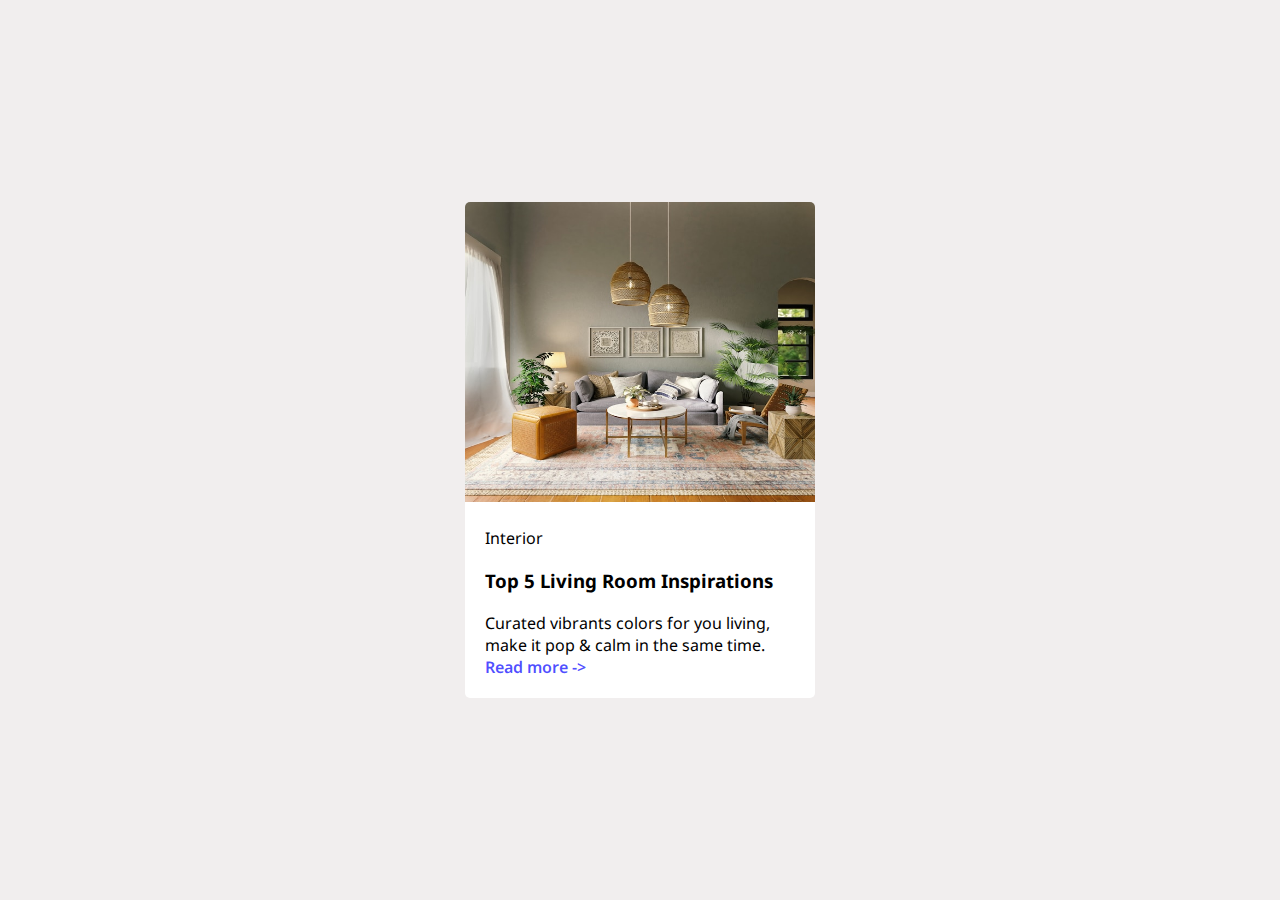
<file: blog-card/index.html>
<!DOCTYPE html>
<html lang="en">
  <!-- [Delete this comment] This file is the main file for the challenge. For the most part, you should be editing this file. -->
  <head>
    <meta charset="utf-8" />
    <meta name="viewport" content="width=device-width, initial-scale=1" />
    <title>GreatFrontEnd Projects</title>
    <link rel="preconnect" href="https://fonts.googleapis.com" />
    <link rel="preconnect" href="https://fonts.gstatic.com" crossorigin />
    <link
      href="https://fonts.googleapis.com/css2?family=Noto+Sans:ital,wght@0,100..900;1,100..900&display=swap"
      rel="stylesheet"
    />
    <link rel="stylesheet" href="css/style.css" />

    <!-- Tailwind CDN allows you to use Tailwind classes immediately in your HTML without any installation steps. 
      If you're not using Tailwind, you may delete the <script> -->
    <!-- Get started on Tailwind: https://tailwindcss.com/docs/installation/play-cdn -->
    <!-- <script src="https://cdn.tailwindcss.com"></script> -->

    <link rel="icon" href="img/favicon.ico" sizes="any" />
    <style>
      /* You may write styles inside this <style> tag or within `css/style.css`. */
    </style>
  </head>
  <body>
    

    <!-- Interior
      Top 5 Living Room Inspirations
      Curated vibrants colors for your living, make it pop & calm in the same time.
      Read more -->

   
      <div class="container">
        <div class="main-container">

        <img class="img" src="./img/spacejoy-YqFz7UMm8qE-unsplash.jpg" alt="spacejoy" width="350" height="300"/>
        <div class="sub-container">
           <div>Interior</div>
           <h3>Top 5 Living Room Inspirations</h3>
           <div>
            Curated vibrants colors for you living, make it pop & calm in the same time.
           </div>
           <div class="" style="color: rgba(0, 0, 255, 0.689); font-weight: 600;">
            Read more ->
           </div>
        </div>
        </div>
      </div>
    <script src="js/index.js"></script>
  </body>
</html>
</file>
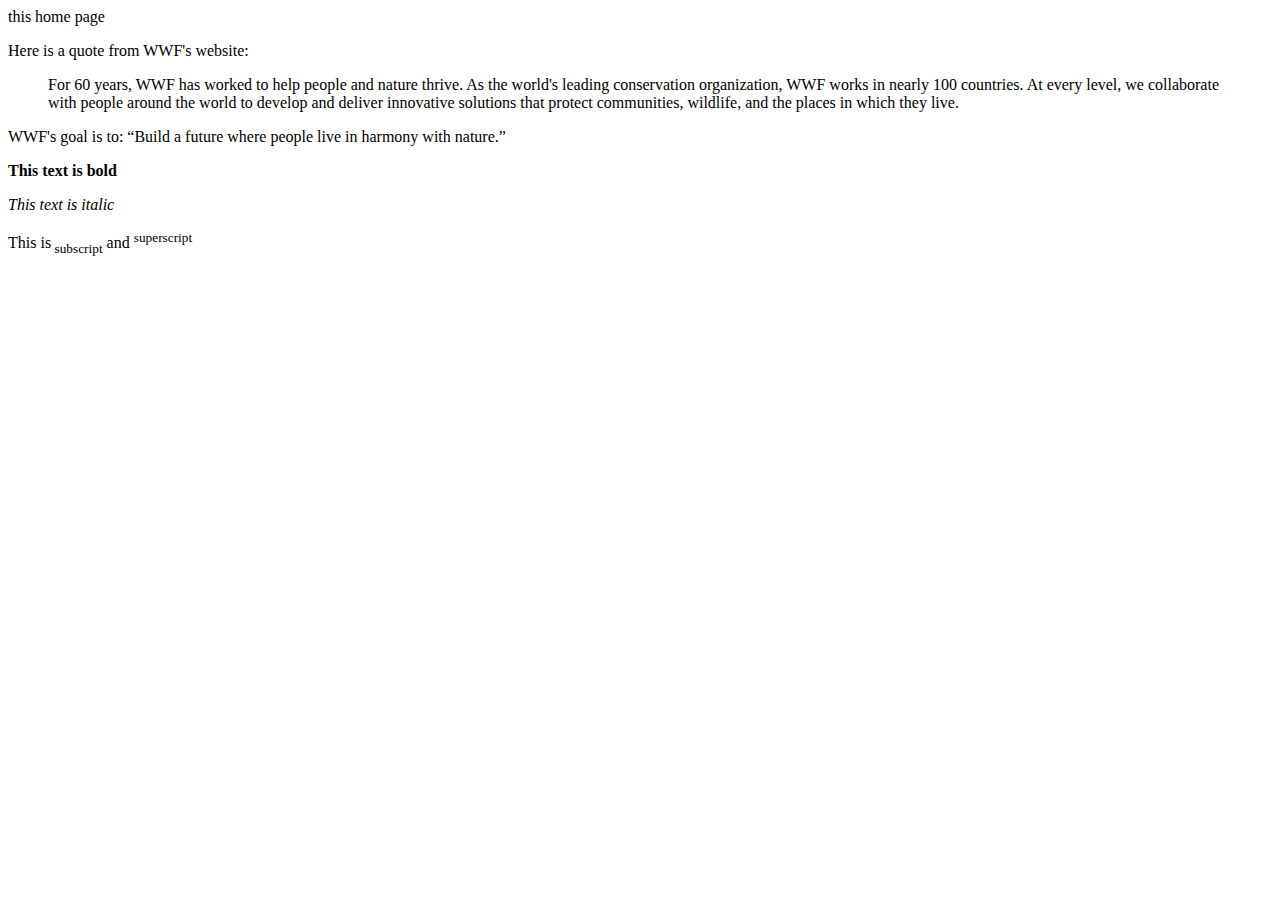
<file: day-1/index.html>
<!DOCTYPE html>
<html>
    <head>
        <title>Day-1</title>
    <link rel="stylesheet" href="./index.css"/>
    </head>
    <body>
        this home page
        <p>Here is a quote from WWF's website:</p>

<blockquote >
For 60 years, WWF has worked to help people and nature thrive. As the world's leading conservation organization, WWF works in nearly 100 countries. At every level, we collaborate with people around the world to develop and deliver innovative solutions that protect communities, wildlife, and the places in which they live.
</blockquote>

<p>WWF's goal is to: <q>Build a future where people live in harmony with nature.</q></p>

<p><b>This text is bold</b></p>
<p><i>This text is italic</i></p>
<p>This is<sub> subscript</sub> and <sup>superscript</sup></p>

</body>
</html>
</file>
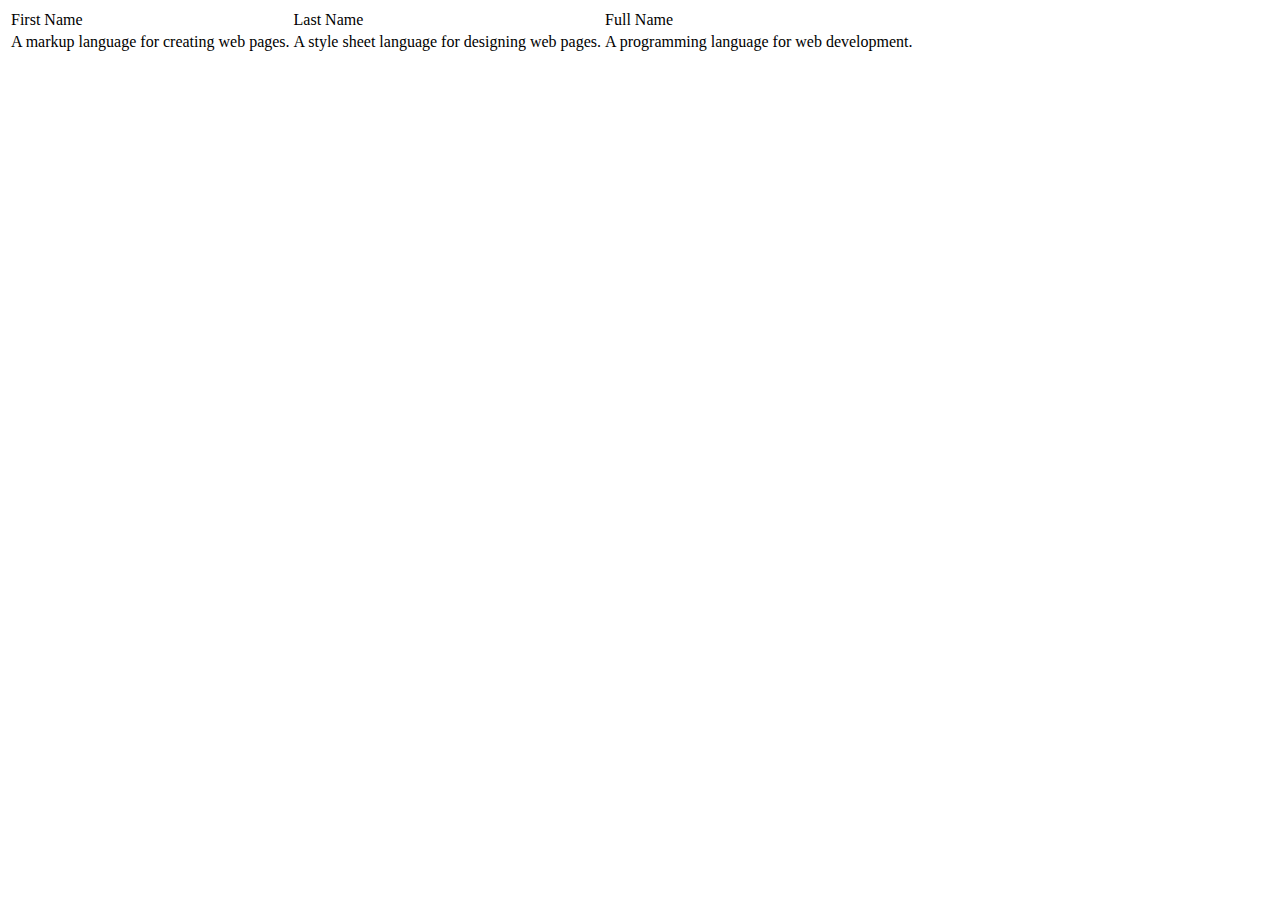
<file: day-2/index.html>
<!DOCTYPE html>
<html>
    <head>
        <title>Day-1</title>
    <link rel="stylesheet" href="./index.css"/>
    </head>
    <body>
        <table>
            <thead >
                <tr>
                    <td>
                    First Name
                    </td>
                    <td>
                    Last Name
                    </td>
                    <td>
                    Full Name
                    </td>
                </tr>
            </thead>
            <tbody id="tbody">
                
            </tbody>
        </table>
<script src="index.js"></script>
</body>
</html>
</file>
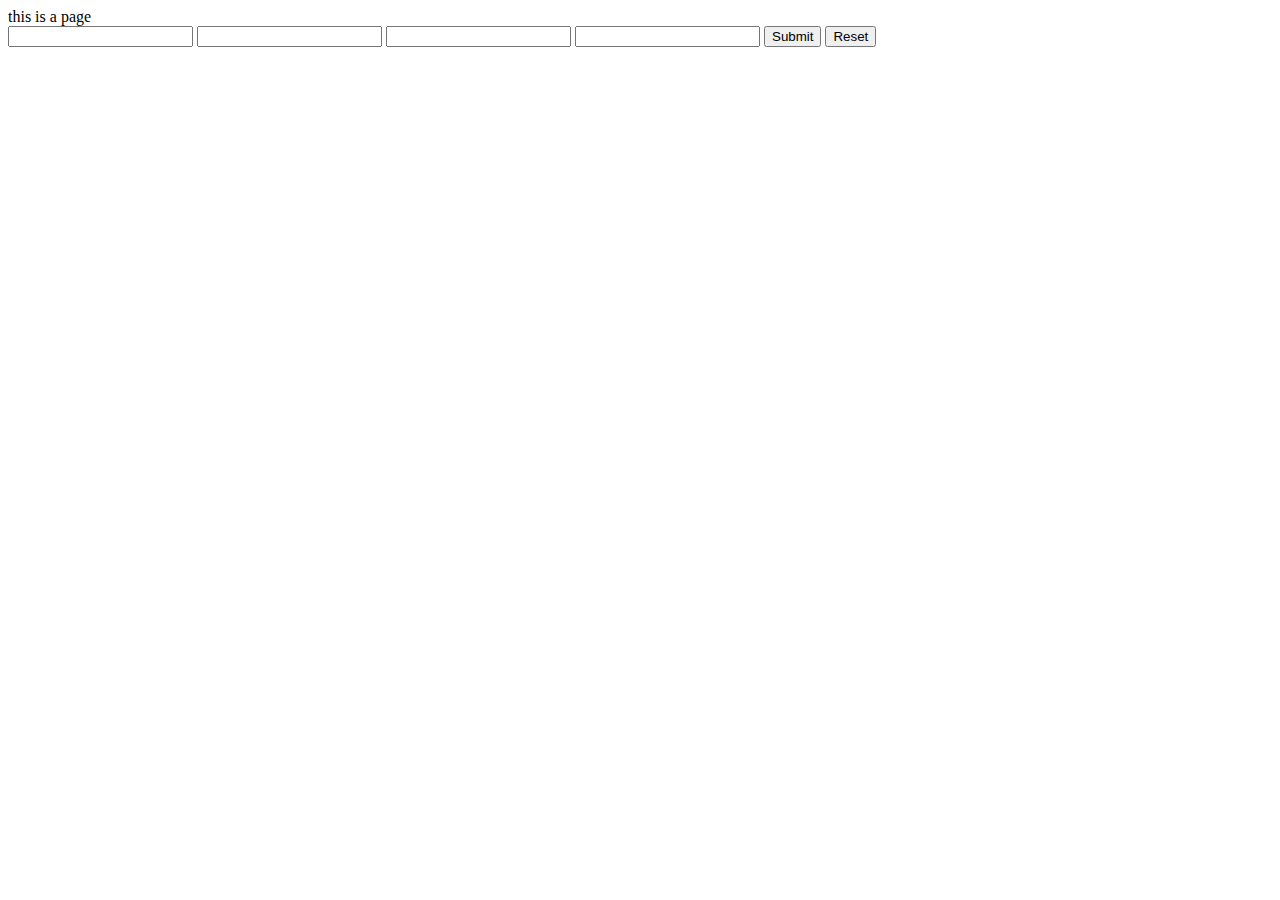
<file: day-3/index.html>
<!DOCTYPE html>
<html>
    <head>
        <title>Day-3</title>
    <link rel="stylesheet" href="./index.css"/>
    </head>
    <body>
      this is a page
      <div>
        <form onsubmit="onsumbit">
            <input name="fistName"/>
            <input name="lastName"/>
            <input name="contect" type="number"/>
            <input name="email" type="email"/>
            <button type="submit">Submit</button>
            <button type="reset">Reset</button>
        </form>
      </div>
      <script src="index.js"></script>
</body>
</html>
</file>
<file: blog-card/css/style.css>
/* Put any custom CSS styles here.  */
/* Be sure to delete the <style> tag in index.html if you want to use this stylesheet. */
body {
  margin: 0;
  font-family: "Noto Sans", system-ui, -apple-system, BlinkMacSystemFont,
    "Segoe UI", Roboto, Oxygen, Ubuntu, Cantarell, "Open Sans", "Helvetica Neue",
    sans-serif;
  min-height: 100vh;
  background-color: rgba(239, 235, 235, 0.874);
  -webkit-font-smoothing: antialiased;
  -moz-osx-font-smoothing: grayscale;
  text-rendering: optimizeLegibility;
}

* {
  box-sizing: border-box;
}

.container{
  display: grid;
  place-items: center;
  height: 100vh;
}
.img{
  border-radius: 5px 5px 0 0;
}
.main-container{
  width: 350px;
  border-radius: 5px;
  background-color: white;
  box-shadow: 10px gray;
}
.sub-container{
  padding: 20px;
}
</file>
<file: day-1/index.css>
body{
    background-color: white;
}
</file>
<file: day-2/index.css>
body{
    background-color: white;
}
</file>
<file: day-3/index.css>
body{
    background-color: white;
}
</file>
